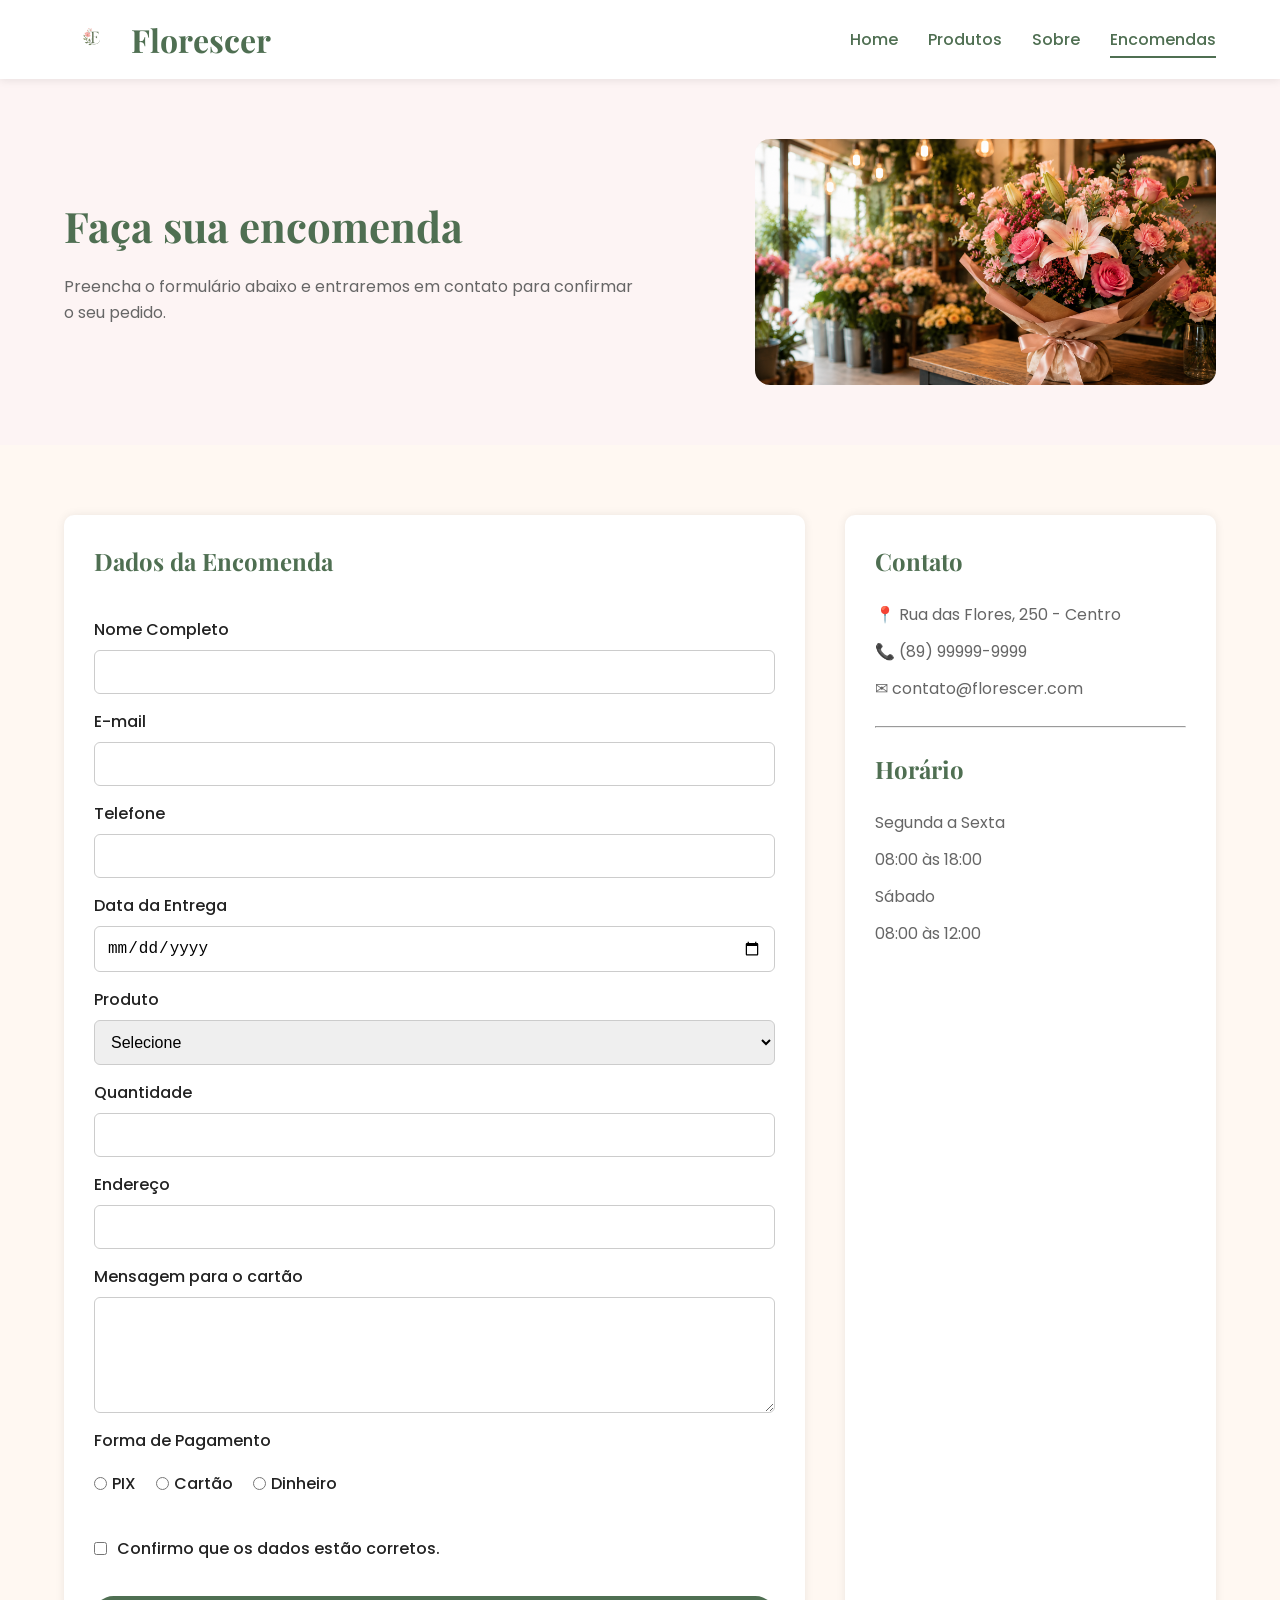
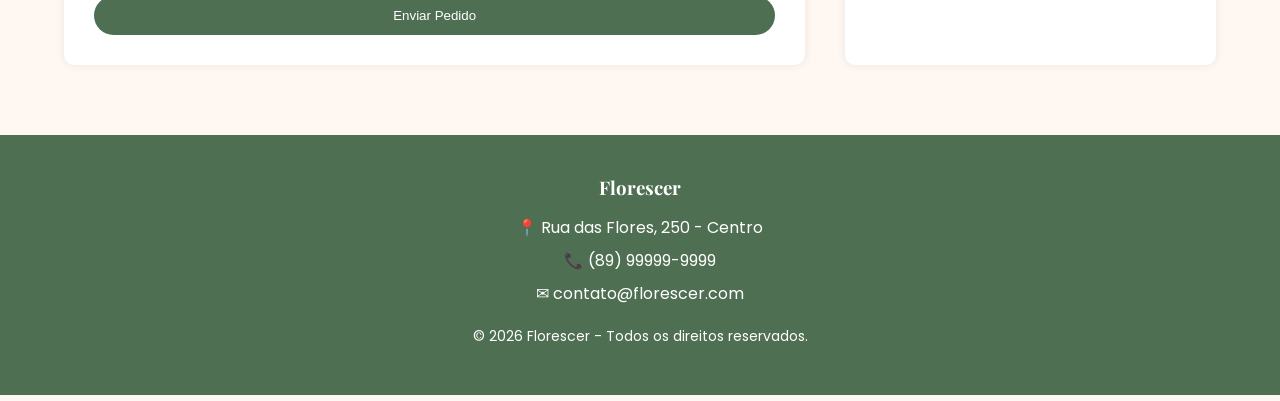
<file: encomendas.html>
<!DOCTYPE html>
<html lang="pt-BR">

<head>
    <meta charset="UTF-8">
    <meta name="viewport" content="width=device-width, initial-scale=1.0">
    <title>Encomendas | Florescer</title>
    <link rel="shortcut icon" href="img/favicon.png" type="image/x-icon">

    <link rel="stylesheet" href="css/global.css">
    <link rel="stylesheet" href="css/encomendas.css">
    <link rel="stylesheet" href="css/responsive.css">

    <link href="https://fonts.googleapis.com/css2?family=Poppins:wght@300;400;500;600&family=Playfair+Display:wght@600;700&display=swap" rel="stylesheet">
</head>

<body>

<header>

    <div class="container">

        <div class="logo">
            <img src="img/logo.png" alt="Logo Florescer">
            <h1>Florescer</h1>
        </div>

        <nav>
            <ul>
                <li><a href="index.html">Home</a></li>
                <li><a href="produtos.html">Produtos</a></li>
                <li><a href="sobre.html">Sobre</a></li>
                <li><a href="encomendas.html" class="ativo">Encomendas</a></li>
            </ul>
        </nav>

    </div>

</header>

<main>

    <!-- HERO -->

    <section class="hero-encomendas">

        <div class="container hero-conteudo">

            <div>

                <h2>Faça sua encomenda</h2>

                <p>
                    Preencha o formulário abaixo e entraremos em contato para confirmar o seu pedido.
                </p>

            </div>

            <img src="img/banner.png" alt="Flores">

        </div>

    </section>

    <!-- FORMULÁRIO -->

    <section class="formulario">

        <div class="container formulario-grid">

            <div class="form-box">

                <h2>Dados da Encomenda</h2>

                <form>

                    <label for="nome">Nome Completo</label>
                    <input type="text" id="nome" required>

                    <label for="email">E-mail</label>
                    <input type="email" id="email" required>

                    <label for="telefone">Telefone</label>
                    <input type="tel" id="telefone" required>

                    <label for="data">Data da Entrega</label>
                    <input type="date" id="data" required>

                    <label for="produto">Produto</label>

                    <select id="produto" required>

                        <option value="">Selecione</option>
                        <option>Rosa Vermelha</option>
                        <option>Girassol</option>
                        <option>Tulipa</option>
                        <option>Orquídea</option>
                        <option>Lavanda</option>
                        <option>Margarida</option>
                        <option>Lírio Branco</option>
                        <option>Buquê Romântico</option>

                    </select>

                    <label for="quantidade">Quantidade</label>

                    <input type="number"
                           id="quantidade"
                           min="1"
                           max="20"
                           required>

                    <label for="endereco">Endereço</label>

                    <input type="text"
                           id="endereco"
                           required>

                    <label for="mensagem">
                        Mensagem para o cartão
                    </label>

                    <textarea
                        id="mensagem"
                        rows="5"></textarea>

                    <label>Forma de Pagamento</label>

                    <div class="radio">

                        <label>
                            <input type="radio"
                                   name="pagamento"
                                   required>
                            PIX
                        </label>

                        <label>
                            <input type="radio"
                                   name="pagamento">
                            Cartão
                        </label>

                        <label>
                            <input type="radio"
                                   name="pagamento">
                            Dinheiro
                        </label>

                    </div>

                    <label class="check">

                        <input type="checkbox" required>

                        Confirmo que os dados estão corretos.

                    </label>

                    <button type="submit" class="btn">
                        Enviar Pedido
                    </button>

                </form>

            </div>

            <aside class="info">

                <h2>Contato</h2>

                <p>📍 Rua das Flores, 250 - Centro</p>

                <p>📞 (89) 99999-9999</p>

                <p>✉ contato@florescer.com</p>

                <hr>

                <h2>Horário</h2>

                <p>Segunda a Sexta</p>

                <p>08:00 às 18:00</p>

                <p>Sábado</p>

                <p>08:00 às 12:00</p>

            </aside>

        </div>

    </section>

</main>

<footer>

    <div class="container">

        <h3>Florescer</h3>

        <p>📍 Rua das Flores, 250 - Centro</p>

        <p>📞 (89) 99999-9999</p>

        <p>✉ contato@florescer.com</p>

        <p class="copyright">
            © 2026 Florescer - Todos os direitos reservados.
        </p>

    </div>

</footer>

</body>

</html>
</file>
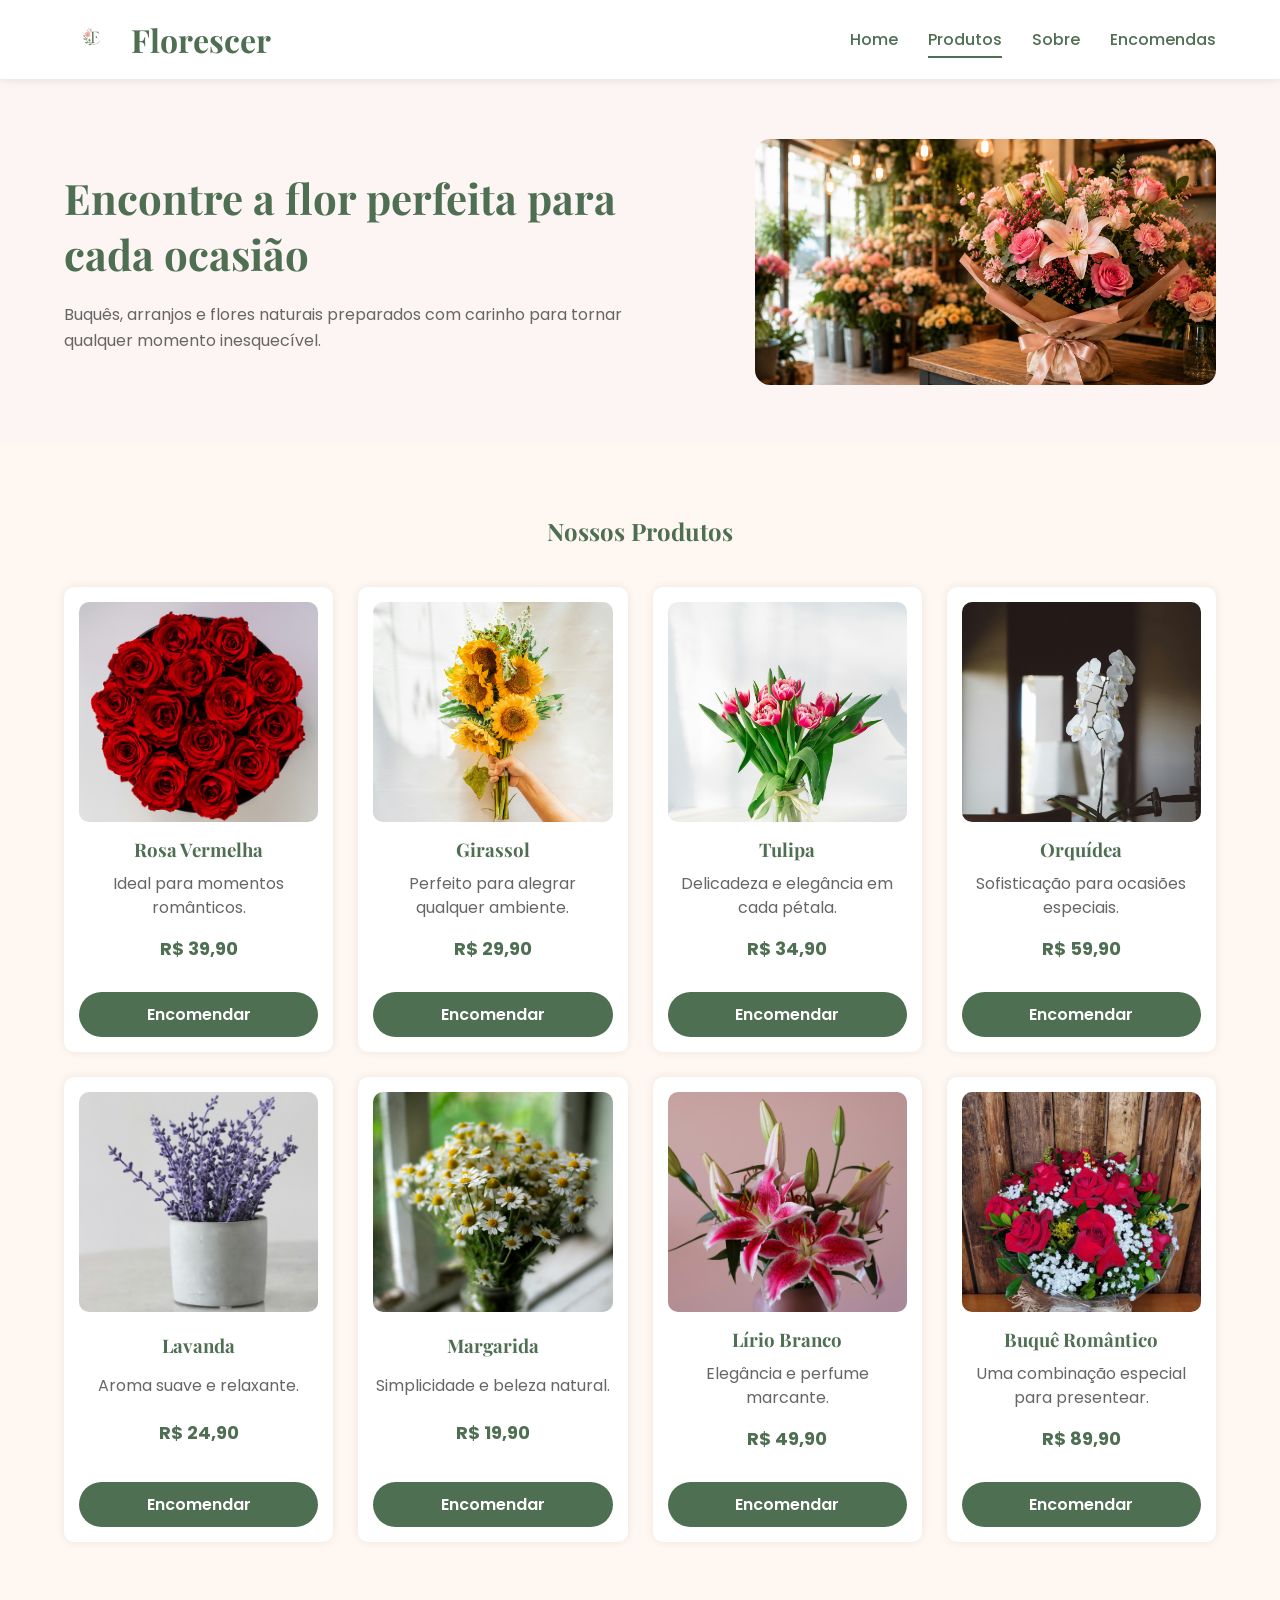
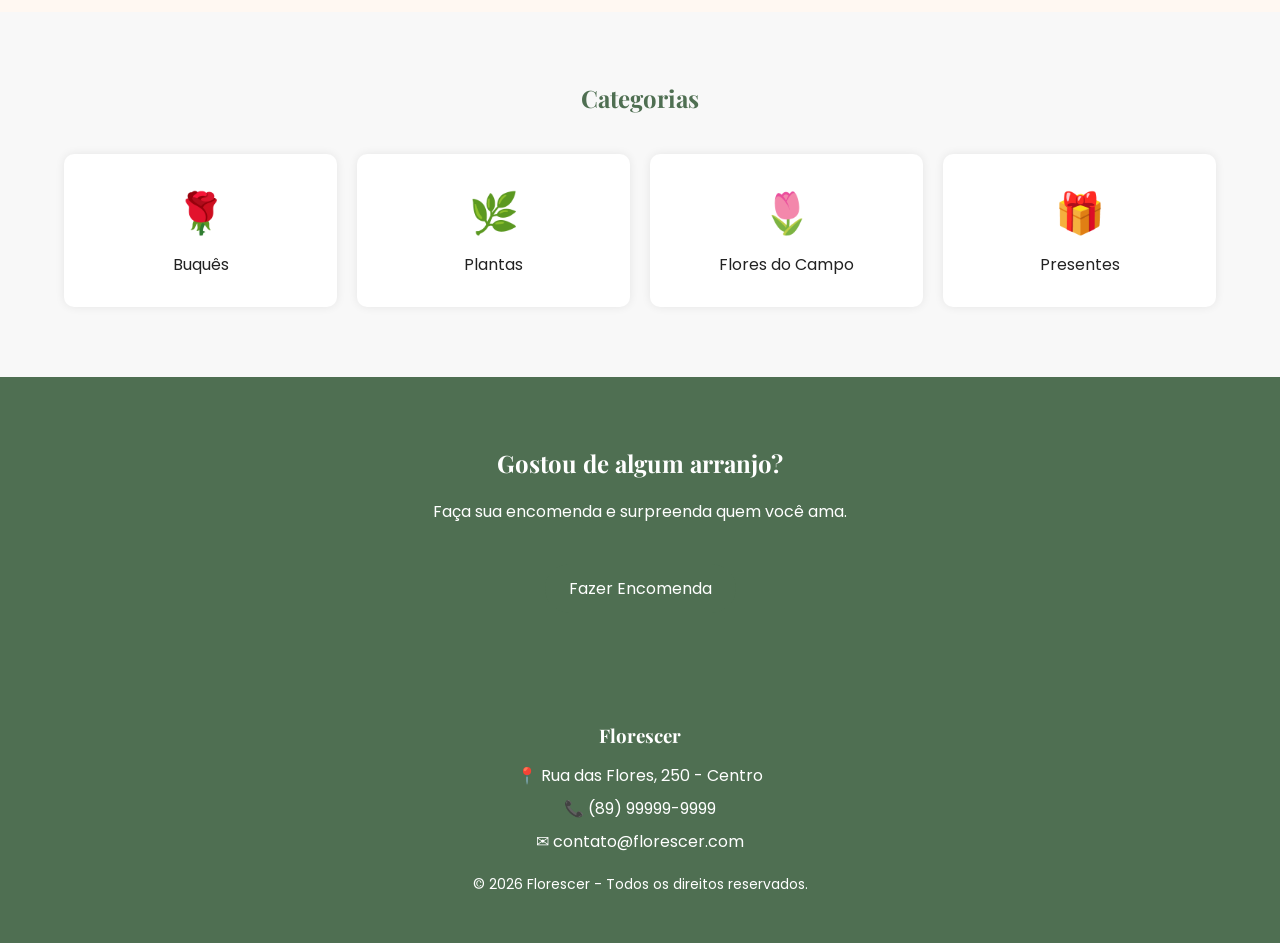
<file: produtos.html>
<!DOCTYPE html>
<html lang="pt-BR">

<head>
    <meta charset="UTF-8">
    <meta name="viewport" content="width=device-width, initial-scale=1.0">
    <title>Produtos | Florescer</title>
    <link rel="shortcut icon" href="img/favicon.png" type="image/x-icon">

    <link rel="stylesheet" href="css/global.css">
    <link rel="stylesheet" href="css/produtos.css">
    <link rel="stylesheet" href="css/responsive.css">

    <link href="https://fonts.googleapis.com/css2?family=Poppins:wght@300;400;500;600&family=Playfair+Display:wght@600;700&display=swap" rel="stylesheet">
</head>

<body>

    <!-- CABEÇALHO -->

    <header>

        <div class="container">

            <div class="logo">
                <img src="img/logo.png" alt="Logo Florescer">
                <h1>Florescer</h1>
            </div>

            <nav>

                <ul>

                    <li><a href="index.html">Home</a></li>
                    <li><a href="produtos.html" class="ativo">Produtos</a></li>
                    <li><a href="sobre.html">Sobre</a></li>
                    <li><a href="encomendas.html">Encomendas</a></li>

                </ul>

            </nav>

        </div>

    </header>

    <main>

        <!-- HERO -->

        <section class="hero-produtos">

            <div class="container hero-conteudo">

                <div>

                    <h2>Encontre a flor perfeita para cada ocasião</h2>

                    <p>
                        Buquês, arranjos e flores naturais preparados com carinho
                        para tornar qualquer momento inesquecível.
                    </p>

                </div>

                <img src="img/banner.png" alt="Buquê de flores">

            </div>

        </section>

        <!-- CATÁLOGO -->

        <section class="catalogo">

            <div class="container">

                <h2>Nossos Produtos</h2>

                <div class="grid-produtos">

                    <!-- Produto 1 -->

                    <article class="produto">

                        <img src="img/rosa.jpg" alt="Rosa Vermelha">

                        <h3>Rosa Vermelha</h3>

                        <p>Ideal para momentos românticos.</p>

                        <span>R$ 39,90</span>

                        <a href="encomendas.html" class="btn-card">Encomendar</a>

                    </article>

                    <!-- Produto 2 -->

                    <article class="produto">

                        <img src="img/girassol.jpg" alt="Girassol">

                        <h3>Girassol</h3>

                        <p>Perfeito para alegrar qualquer ambiente.</p>

                        <span>R$ 29,90</span>

                        <a href="encomendas.html" class="btn-card">Encomendar</a>

                    </article>

                    <!-- Produto 3 -->

                    <article class="produto">

                        <img src="img/tulipa.jpg" alt="Tulipa">

                        <h3>Tulipa</h3>

                        <p>Delicadeza e elegância em cada pétala.</p>

                        <span>R$ 34,90</span>

                        <a href="encomendas.html" class="btn-card">Encomendar</a>

                    </article>

                    <!-- Produto 4 -->

                    <article class="produto">

                        <img src="img/orquidea.jpg" alt="Orquídea">

                        <h3>Orquídea</h3>

                        <p>Sofisticação para ocasiões especiais.</p>

                        <span>R$ 59,90</span>

                        <a href="encomendas.html" class="btn-card">Encomendar</a>

                    </article>

                    <!-- Produto 5 -->

                    <article class="produto">

                        <img src="img/lavanda.jpg" alt="Lavanda">

                        <h3>Lavanda</h3>

                        <p>Aroma suave e relaxante.</p>

                        <span>R$ 24,90</span>

                        <a href="encomendas.html" class="btn-card">Encomendar</a>

                    </article>

                    <!-- Produto 6 -->

                    <article class="produto">

                        <img src="img/margarida.jpg" alt="Margarida">

                        <h3>Margarida</h3>

                        <p>Simplicidade e beleza natural.</p>

                        <span>R$ 19,90</span>

                        <a href="encomendas.html" class="btn-card">Encomendar</a>

                    </article>

                    <!-- Produto 7 -->

                    <article class="produto">

                        <img src="img/lirio.jpg" alt="Lírio">

                        <h3>Lírio Branco</h3>

                        <p>Elegância e perfume marcante.</p>

                        <span>R$ 49,90</span>

                        <a href="encomendas.html" class="btn-card">Encomendar</a>

                    </article>

                    <!-- Produto 8 -->

                    <article class="produto">

                        <img src="img/buque.jpeg" alt="Buquê Romântico">

                        <h3>Buquê Romântico</h3>

                        <p>Uma combinação especial para presentear.</p>

                        <span>R$ 89,90</span>

                        <a href="encomendas.html" class="btn-card">Encomendar</a>

                    </article>

                </div>

            </div>

        </section>

        <!-- CATEGORIAS -->

        <section class="categorias">

            <div class="container">

                <h2>Categorias</h2>

                <div class="categorias-grid">

                    <article>
                        <h3>🌹</h3>
                        <p>Buquês</p>
                    </article>

                    <article>
                        <h3>🌿</h3>
                        <p>Plantas</p>
                    </article>

                    <article>
                        <h3>🌷</h3>
                        <p>Flores do Campo</p>
                    </article>

                    <article>
                        <h3>🎁</h3>
                        <p>Presentes</p>
                    </article>

                </div>

            </div>

        </section>

        <!-- CTA -->

        <section class="cta">

            <div class="container">

                <h2>Gostou de algum arranjo?</h2>

                <p>Faça sua encomenda e surpreenda quem você ama.</p>

                <a href="encomendas.html" class="btn">
                    Fazer Encomenda
                </a>

            </div>

        </section>

    </main>

    <!-- RODAPÉ -->

    <footer>

        <div class="container">

            <h3>Florescer</h3>

            <p>📍 Rua das Flores, 250 - Centro</p>

            <p>📞 (89) 99999-9999</p>

            <p>✉ contato@florescer.com</p>

            <p class="copyright">
                © 2026 Florescer - Todos os direitos reservados.
            </p>

        </div>

    </footer>

</body>

</html>
</file>
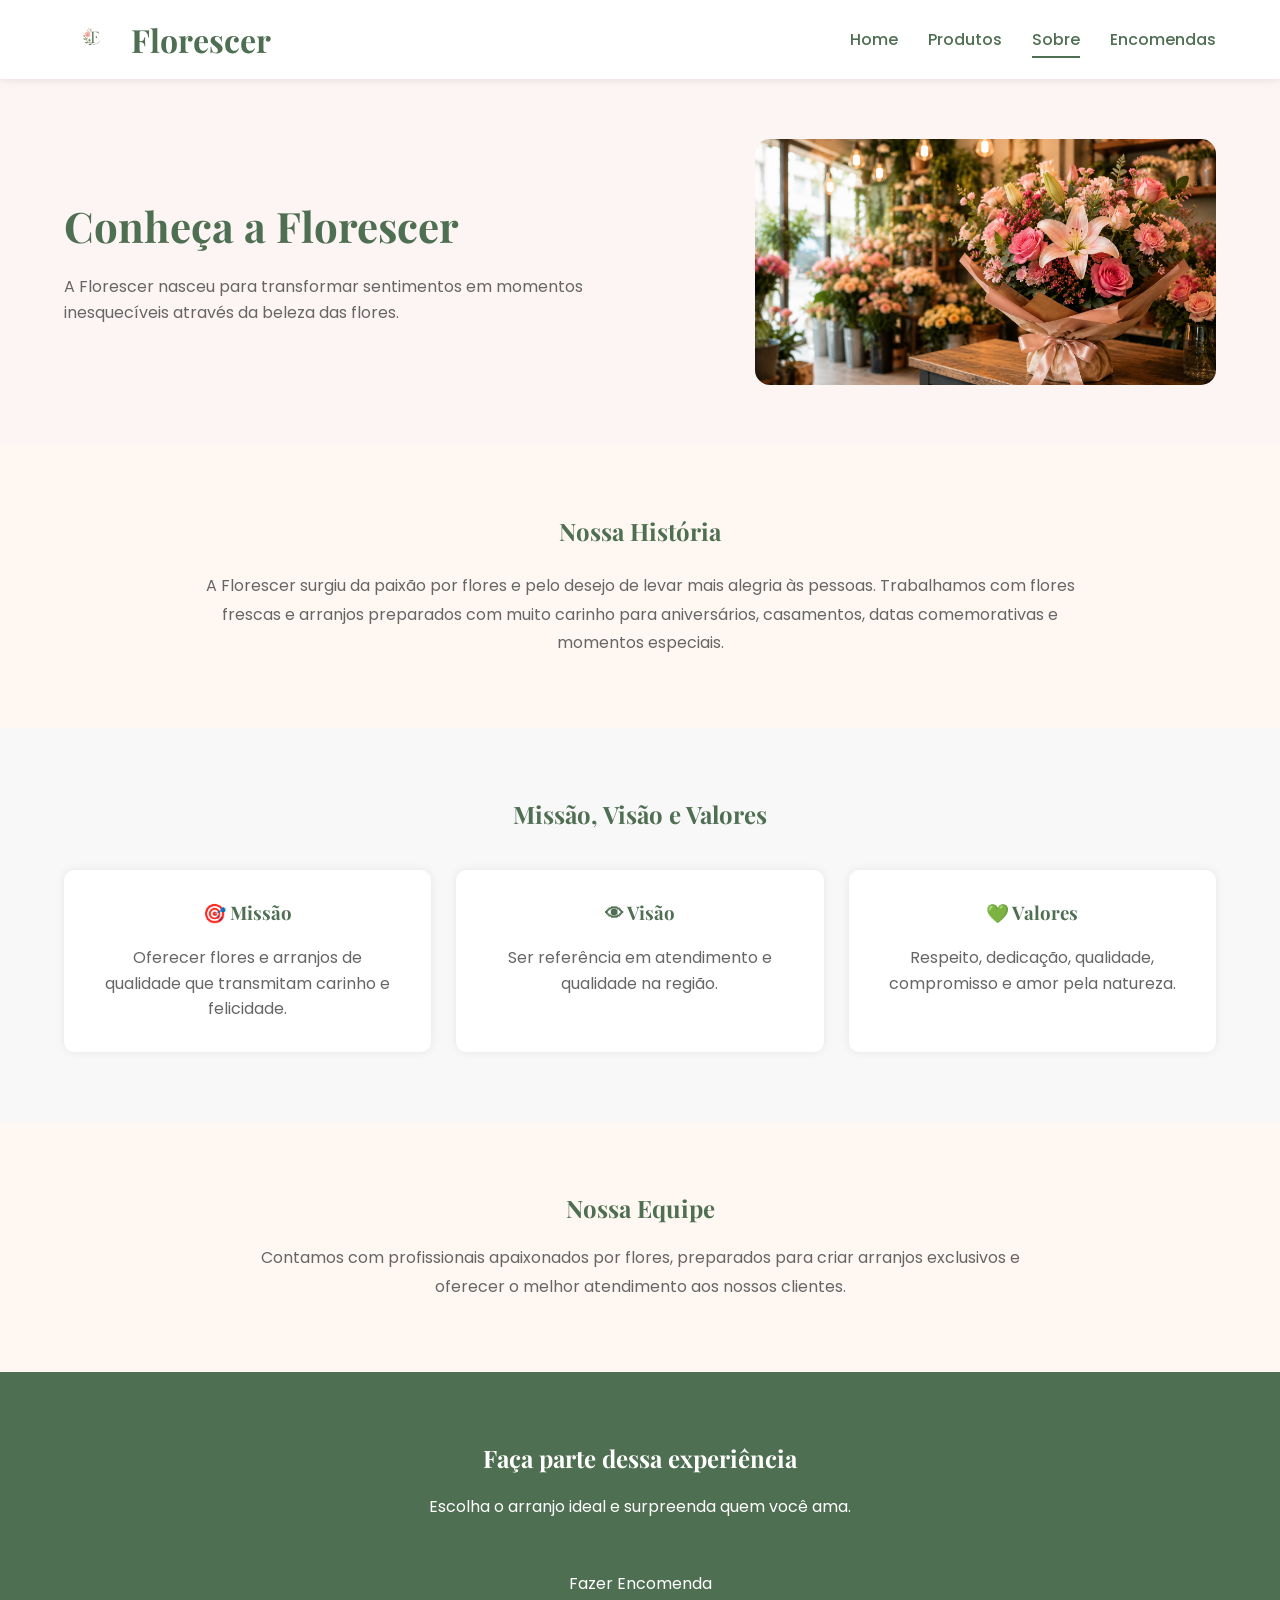
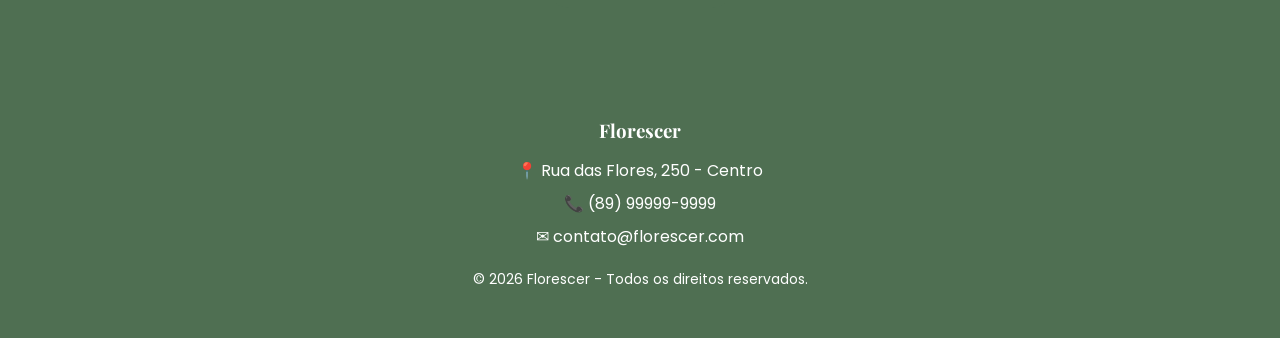
<file: sobre.html>
<!DOCTYPE html>
<html lang="pt-BR">

<head>

    <meta charset="UTF-8">
    <meta name="viewport" content="width=device-width, initial-scale=1.0">
    <link rel="shortcut icon" href="img/favicon.png" type="image/x-icon">

    <title>Sobre | Florescer</title>

    <link rel="stylesheet" href="css/global.css">
    <link rel="stylesheet" href="css/sobre.css">
    <link rel="stylesheet" href="css/responsive.css">

    <link href="https://fonts.googleapis.com/css2?family=Poppins:wght@300;400;500;600&family=Playfair+Display:wght@600;700&display=swap" rel="stylesheet">

</head>

<body>

<header>

    <div class="container">

        <div class="logo">

            <img src="img/logo.png" alt="Logo Florescer">

            <h1>Florescer</h1>

        </div>

        <nav>

            <ul>

                <li><a href="index.html">Home</a></li>

                <li><a href="produtos.html">Produtos</a></li>

                <li><a href="sobre.html" class="ativo">Sobre</a></li>

                <li><a href="encomendas.html">Encomendas</a></li>

            </ul>

        </nav>

    </div>

</header>

<main>

    <!-- HERO -->

    <section class="hero-sobre">

        <div class="container hero-conteudo">

            <div>

                <h2>Conheça a Florescer</h2>

                <p>
                    A Florescer nasceu para transformar sentimentos em momentos inesquecíveis através da beleza das flores.
                </p>

            </div>

            <img src="img/banner.png" alt="Flores">

        </div>

    </section>

    <!-- HISTÓRIA -->

    <section class="historia">

        <div class="container">

            <h2>Nossa História</h2>

            <p>
                A Florescer surgiu da paixão por flores e pelo desejo de levar mais alegria às pessoas.
                Trabalhamos com flores frescas e arranjos preparados com muito carinho para aniversários,
                casamentos, datas comemorativas e momentos especiais.
            </p>

        </div>

    </section>

    <!-- MISSÃO, VISÃO E VALORES -->

    <section class="mvv">

        <div class="container">

            <h2>Missão, Visão e Valores</h2>

            <div class="mvv-grid">

                <article>

                    <h3>🎯 Missão</h3>

                    <p>
                        Oferecer flores e arranjos de qualidade que transmitam carinho e felicidade.
                    </p>

                </article>

                <article>

                    <h3>👁 Visão</h3>

                    <p>
                        Ser referência em atendimento e qualidade na região.
                    </p>

                </article>

                <article>

                    <h3>💚 Valores</h3>

                    <p>
                        Respeito, dedicação, qualidade, compromisso e amor pela natureza.
                    </p>

                </article>

            </div>

        </div>

    </section>

    <!-- EQUIPE -->

    <section class="equipe">

        <div class="container">

            <h2>Nossa Equipe</h2>

            <p>
                Contamos com profissionais apaixonados por flores, preparados para criar arranjos exclusivos e oferecer o melhor atendimento aos nossos clientes.
            </p>

        </div>

    </section>

    <!-- CTA -->

    <section class="cta">

        <div class="container">

            <h2>Faça parte dessa experiência</h2>

            <p>
                Escolha o arranjo ideal e surpreenda quem você ama.
            </p>

            <a href="encomendas.html" class="btn">
                Fazer Encomenda
            </a>

        </div>

    </section>

</main>

<footer>

    <div class="container">

        <h3>Florescer</h3>

        <p>📍 Rua das Flores, 250 - Centro</p>

        <p>📞 (89) 99999-9999</p>

        <p>✉ contato@florescer.com</p>

        <p class="copyright">
            © 2026 Florescer - Todos os direitos reservados.
        </p>

    </div>

</footer>

</body>

</html>
</file>
<file: css/global.css>
/* ===================================
   RESET
=================================== */

*{
    margin: 0;
    padding: 0;
    box-sizing: border-box;
}

/* ===================================
   CORES
=================================== */

:root{
    --verde: #4F6F52;
    --verde-claro: #A9C46C;
    --rosa: #F8BBD0;
    --bege: #FFF8F2;
    --branco: #FFFFFF;
    --cinza: #666;
    --preto: #222;
}

/* ===================================
   GERAL
=================================== */

body{
    font-family: 'Poppins', sans-serif;
    background-color: var(--bege);
    color: var(--preto);
}

.container{
    width: 90%;
    max-width: 1200px;
    margin: auto;
}

img{
    max-width: 100%;
    display: block;
}

a{
    text-decoration: none;
}

ul{
    list-style: none;
}

/* ===================================
   TÍTULOS
=================================== */

h1,
h2,
h3{
    font-family: 'Playfair Display', serif;
    color: var(--verde);
}

section{
    padding: 70px 0;
}

/* ===================================
   HEADER
=================================== */

header{
    background: var(--branco);
    box-shadow: 0 2px 8px rgba(0,0,0,0.08);
    position: sticky;
    top: 0;
    z-index: 100;
}

header .container{
    display: flex;
    justify-content: space-between;
    align-items: center;
    padding: 18px 0;
}

.logo{
    display: flex;
    align-items: center;
    gap: 12px;
}

.logo img{
    width: 55px;
}

.logo h1{
    font-size: 2rem;
}

/* ===================================
   MENU
=================================== */

nav ul{
    display: flex;
    gap: 30px;
}

nav a{
    color: var(--verde);
    font-weight: 500;
    transition: 0.3s;
    padding-bottom: 5px;
}

nav a:hover,
nav a.ativo{
    border-bottom: 2px solid var(--verde);
}

/* ===================================
   BOTÕES
=================================== */

.btn{
    display: inline-block;
    background: var(--verde);
    color: white;
    padding: 12px 24px;
    border-radius: 30px;
    transition: 0.3s;
    margin-top: 15px;
}

.btn:hover{
    background: var(--verde-claro);
}

.btn-card{
    display: inline-block;
    margin-top: 15px;
    color: var(--verde);
    font-weight: 600;
}

/* ===================================
   FOOTER
=================================== */

footer{
    background: var(--verde);
    color: white;
    text-align: center;
    padding: 40px 20px;
}

footer h3{
    color: white;
    margin-bottom: 15px;
}

footer p{
    margin: 8px 0;
}

.copyright{
    margin-top: 20px;
    font-size: 14px;
}
</file>
<file: css/encomendas.css>
/* ===================================
   HERO
=================================== */

.hero-encomendas{
    background-color: #fdf4f4;
    padding: 60px 0;
}

.hero-conteudo{
    display: flex;
    justify-content: space-between;
    align-items: center;
    gap: 40px;
}

.hero-conteudo div{
    width: 50%;
}

.hero-conteudo img{
    width: 40%;
    border-radius: 15px;
}

.hero-conteudo h2{
    font-size: 42px;
    margin-bottom: 20px;
}

.hero-conteudo p{
    color: var(--cinza);
    line-height: 1.6;
}

/* ===================================
   FORMULÁRIO
=================================== */

.formulario{
    padding: 70px 0;
}

.formulario-grid{
    display: grid;
    grid-template-columns: 2fr 1fr;
    gap: 40px;
}

.form-box,
.info{
    background: white;
    padding: 30px;
    border-radius: 10px;
    box-shadow: 0 0 10px rgba(0,0,0,.08);
}

.form-box h2,
.info h2{
    margin-bottom: 25px;
}

form{
    display: flex;
    flex-direction: column;
}

label{
    margin-top: 15px;
    margin-bottom: 8px;
    font-weight: 500;
}

input,
select,
textarea{
    width: 100%;
    padding: 12px;
    border: 1px solid #ccc;
    border-radius: 6px;
    font-size: 16px;
}

textarea{
    resize: vertical;
}

.radio{
    display: flex;
    gap: 20px;
    margin-top: 10px;
    margin-bottom: 20px;
}

.radio label{
    margin: 0;
    display: flex;
    align-items: center;
    gap: 5px;
}

.check{
    display: flex;
    align-items: center;
    gap: 10px;
    margin: 20px 0;
}

.check input{
    width: auto;
}

button{
    border: none;
    cursor: pointer;
}

.info p{
    margin: 12px 0;
    color: var(--cinza);
}

.info hr{
    margin: 25px 0;
}
</file>
<file: css/responsive.css>
/* ==========================================
   TABLETS
========================================== */

@media (min-width: 769px) and (max-width: 992px){

    .container{
        width: 92%;
    }

    .hero-conteudo,
    .banner-conteudo,
    .sobre-conteudo,
    .formulario-grid{
        gap: 30px;
    }

    .grid-produtos,
    .categorias-grid,
    .mvv-grid,
    .cards,
    .beneficios-grid,
    .galeria-grid{
        grid-template-columns: repeat(2, 1fr);
    }

}

/* ==========================================
   CELULARES
========================================== */

@media (max-width: 768px){

    .container{
        width: 90%;
    }

    header .container{
        display: flex;
        flex-direction: column;
        align-items: center;
    }

    .logo{
        margin-bottom: 15px;
    }

    nav ul{
        display: flex;
        flex-direction: column;
        gap: 10px;
        text-align: center;
    }

    .hero-conteudo,
    .banner-conteudo,
    .sobre-conteudo,
    .formulario-grid{
        display: flex;
        flex-direction: column;
        text-align: center;
    }

    .hero-conteudo div,
    .hero-conteudo img,
    .banner-texto,
    .banner-imagem,
    .sobre-texto,
    .sobre-imagem{
        width: 100%;
    }

    .hero-conteudo img,
    .banner-imagem img,
    .sobre-imagem img{
        max-width: 300px;
        margin: 20px auto 0;
        display: block;
    }

    .grid-produtos,
    .categorias-grid,
    .mvv-grid,
    .cards,
    .beneficios-grid,
    .galeria-grid{
        grid-template-columns: 1fr;
    }

    .produto{
        max-width: 350px;
        margin: 0 auto;
    }

    .produto img{
        height: 220px;
    }

    .formulario-grid{
        display: flex;
        flex-direction: column;
    }

    .radio{
        display: flex;
        flex-direction: column;
        align-items: flex-start;
        gap: 10px;
    }

    h1{
        font-size: 28px;
    }

    h2{
        font-size: 30px;
    }

    .btn,
    .btn-card{
        width: 100%;
        text-align: center;
    }

    section{
        padding: 50px 0;
    }

    footer{
        text-align: center;
    }

}
</file>
<file: css/produtos.css>
/* ===================================
   HERO
=================================== */

.hero-produtos{
    background-color: #fdf4f4;
    padding: 60px 0;
}

.hero-conteudo{
    display: flex;
    justify-content: space-between;
    align-items: center;
    gap: 40px;
}

.hero-conteudo div{
    width: 50%;
}

.hero-conteudo h2{
    font-size: 42px;
    margin-bottom: 20px;
}

.hero-conteudo p{
    color: var(--cinza);
    line-height: 1.6;
}

.hero-conteudo img{
    width: 40%;
    border-radius: 15px;
}


/* ===================================
   CATÁLOGO
=================================== */

.catalogo{
    padding: 70px 0;
}

.catalogo h2{
    text-align: center;
    margin-bottom: 40px;
}

.grid-produtos{
    display: grid;
    grid-template-columns: repeat(4, 1fr);
    gap: 25px;
}

.produto{
    background: #fff;
    border-radius: 10px;
    padding: 15px;
    text-align: center;
    box-shadow: 0 0 10px rgba(0,0,0,0.08);

    display: flex;
    flex-direction: column;
    justify-content: space-between;
}

.produto img{
    width: 100%;
    height: 220px;
    object-fit: cover;
    border-radius: 10px;
}

.produto h3{
    margin: 15px 0 10px;
}

.produto p{
    color: var(--cinza);
    line-height: 1.5;
    margin-bottom: 15px;
}

.produto span{
    color: var(--verde);
    font-size: 18px;
    font-weight: bold;
    margin-bottom: 15px;
}

.btn-card{
    display: inline-block;
    background: var(--verde);
    color: white;
    padding: 10px 20px;
    border-radius: 25px;
    transition: 0.3s;
}

.btn-card:hover{
    background: var(--verde-claro);
}


/* ===================================
   CATEGORIAS
=================================== */

.categorias{
    background: #f8f8f8;
    padding: 70px 0;
}

.categorias h2{
    text-align: center;
    margin-bottom: 40px;
}

.categorias-grid{
    display: grid;
    grid-template-columns: repeat(4, 1fr);
    gap: 20px;
}

.categorias-grid article{
    background: white;
    padding: 30px;
    text-align: center;
    border-radius: 10px;
    box-shadow: 0 0 10px rgba(0,0,0,.08);
}

.categorias-grid h3{
    font-size: 40px;
    margin-bottom: 15px;
}


/* ===================================
   CTA
=================================== */

.cta{
    background: var(--verde);
    color: white;
    text-align: center;
    padding: 70px 20px;
}

.cta h2{
    color: white;
    margin-bottom: 20px;
}

.cta p{
    margin-bottom: 25px;
}
</file>
<file: css/sobre.css>
/* ===================================
   HERO
=================================== */

.hero-sobre{
    background-color: #fdf4f4;
    padding: 60px 0;
}

.hero-conteudo{
    display: flex;
    justify-content: space-between;
    align-items: center;
    gap: 40px;
}

.hero-conteudo div{
    width: 50%;
}

.hero-conteudo h2{
    font-size: 42px;
    margin-bottom: 20px;
}

.hero-conteudo p{
    color: var(--cinza);
    line-height: 1.6;
}

.hero-conteudo img{
    width: 40%;
    border-radius: 15px;
}

/* ===================================
   HISTÓRIA
=================================== */

.historia{
    padding: 70px 0;
    text-align: center;
}

.historia h2{
    margin-bottom: 25px;
}

.historia p{
    max-width: 900px;
    margin: auto;
    line-height: 1.8;
    color: var(--cinza);
}

/* ===================================
   MISSÃO, VISÃO E VALORES
=================================== */

.mvv{
    background-color: #f8f8f8;
    padding: 70px 0;
}

.mvv h2{
    text-align: center;
    margin-bottom: 40px;
}

.mvv-grid{
    display: grid;
    grid-template-columns: repeat(3, 1fr);
    gap: 25px;
}

.mvv-grid article{
    background: white;
    padding: 30px;
    border-radius: 10px;
    text-align: center;
    box-shadow: 0 0 10px rgba(0,0,0,.08);
}

.mvv-grid h3{
    margin-bottom: 20px;
}

.mvv-grid p{
    color: var(--cinza);
    line-height: 1.6;
}

/* ===================================
   EQUIPE
=================================== */

.equipe{
    padding: 70px 0;
    text-align: center;
}

.equipe h2{
    margin-bottom: 20px;
}

.equipe p{
    max-width: 800px;
    margin: auto;
    color: var(--cinza);
    line-height: 1.8;
}

/* ===================================
   CTA
=================================== */

.cta{
    background: var(--verde);
    color: white;
    text-align: center;
    padding: 70px 20px;
}

.cta h2{
    color: white;
    margin-bottom: 20px;
}

.cta p{
    margin-bottom: 25px;
}
</file>
